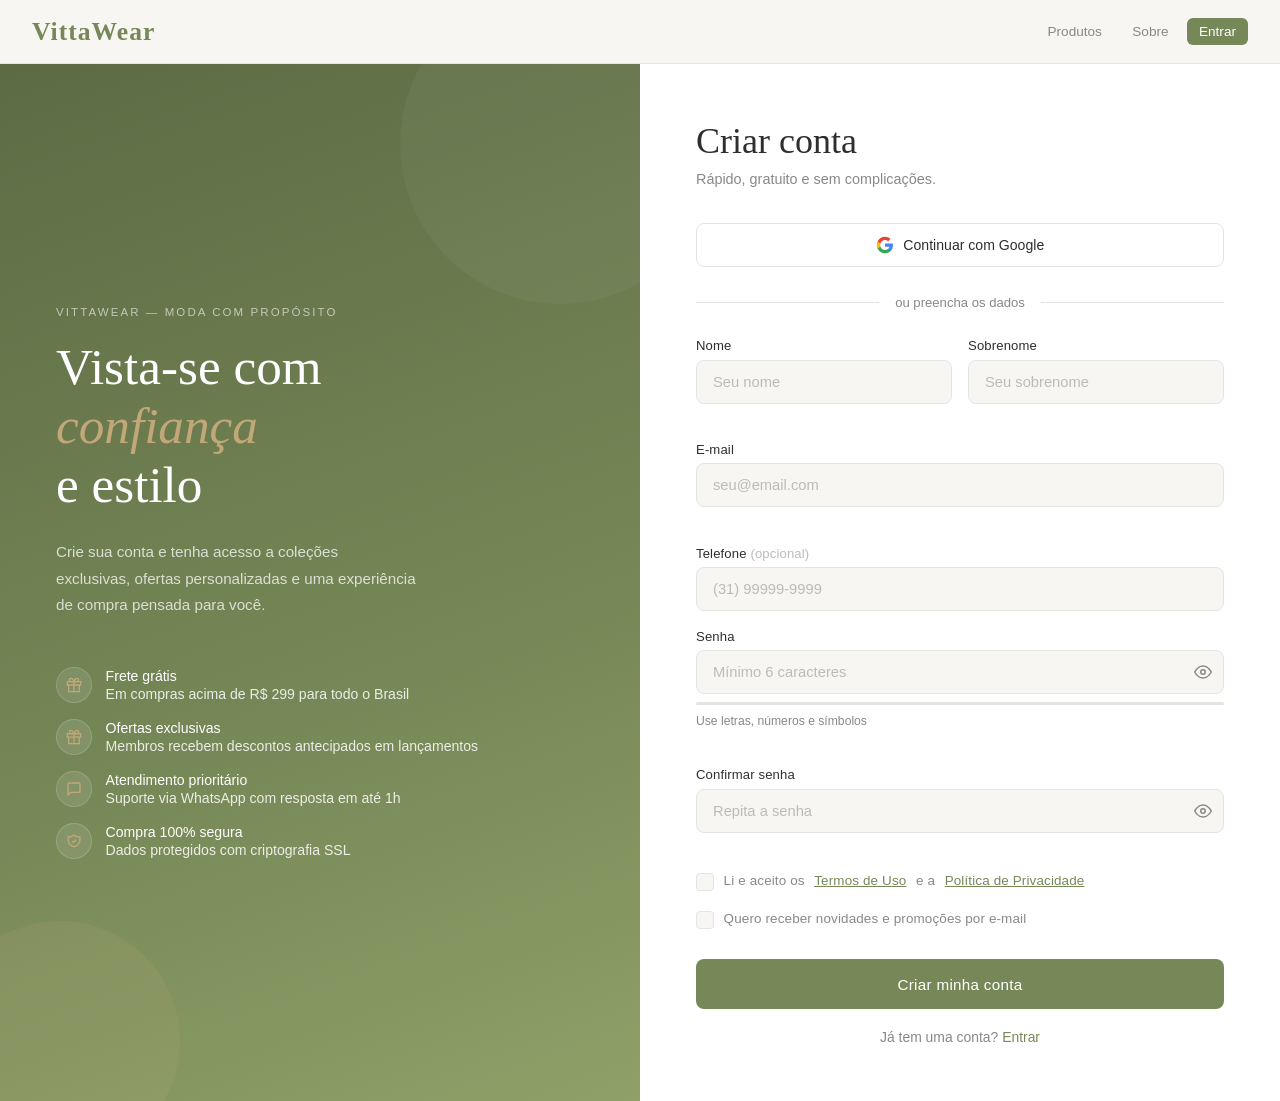
<file: Frontend/public/pages/cadastro-LX15PRO.html>
<!DOCTYPE html>
<html lang="pt-BR">

<head>
    <meta charset="UTF-8">
    <meta name="viewport" content="width=device-width, initial-scale=1.0">
    <title>Criar Conta — VittaWear</title>
    <link rel="preconnect" href="https://fonts.googleapis.com">
    <link rel="preconnect" href="https://fonts.gstatic.com" crossorigin>
    <link
        href="https://fonts.googleapis.com/css2?family=Montserrat:wght@400;500;600;700&family=Open+Sans:wght@400;500;600&display=swap"
        rel="stylesheet">
    <style>
        *,
        *::before,
        *::after {
            box-sizing: border-box;
            margin: 0;
            padding: 0;
        }

        :root {
            --green: #768857;
            --green-dark: #5d6b44;
            --green-light: #8fa068;
            --green-pale: #eef2e9;
            --gold: #C2A878;
            --gold-dark: #a89060;
            --gold-pale: #faf6ef;
            --text: #2e2e2e;
            --text-muted: #888;
            --border: #e4e4e0;
            --surface: #fff;
            --bg: #f7f6f2;
            --error: #c0392b;
            --success: #27ae60;
        }

        html {
            scroll-behavior: smooth;
        }

        body {
            font-family: 'DM Sans', sans-serif;
            background: var(--bg);
            color: var(--text);
            min-height: 100vh;
            display: flex;
            flex-direction: column;
        }

        /* ── Header ── */
        .header {
            position: sticky;
            top: 0;
            z-index: 100;
            background: rgba(247, 246, 242, 0.92);
            backdrop-filter: blur(12px);
            border-bottom: 1px solid var(--border);
            padding: 0 2rem;
            height: 64px;
            display: flex;
            align-items: center;
            justify-content: space-between;
        }

        .logo {
            font-family: 'Cormorant Garamond', serif;
            font-size: 1.6rem;
            font-weight: 600;
            color: var(--green);
            letter-spacing: 0.04em;
            text-decoration: none;
        }

        .header-nav {
            display: flex;
            gap: 0.4rem;
            align-items: center;
        }

        .header-nav a {
            font-size: 0.85rem;
            color: var(--text-muted);
            text-decoration: none;
            padding: 0.4rem 0.75rem;
            border-radius: 6px;
            transition: color 0.2s, background 0.2s;
        }

        .header-nav a:hover {
            color: var(--green);
            background: var(--green-pale);
        }

        .nav-cta {
            background: var(--green) !important;
            color: white !important;
            font-weight: 500;
        }

        .nav-cta:hover {
            background: var(--green-dark) !important;
        }

        /* ── Page Layout ── */
        .page {
            flex: 1;
            display: grid;
            grid-template-columns: 1fr 1fr;
            min-height: calc(100vh - 64px);
        }

        /* ── Left Panel ── */
        .panel-left {
            background: linear-gradient(160deg, var(--green-dark) 0%, var(--green) 60%, #8fa068 100%);
            padding: 4rem 3.5rem;
            display: flex;
            flex-direction: column;
            justify-content: center;
            position: relative;
            overflow: hidden;
        }

        .panel-left::before {
            content: '';
            position: absolute;
            top: -80px;
            right: -80px;
            width: 320px;
            height: 320px;
            border-radius: 50%;
            background: rgba(255, 255, 255, 0.04);
        }

        .panel-left::after {
            content: '';
            position: absolute;
            bottom: -60px;
            left: -60px;
            width: 240px;
            height: 240px;
            border-radius: 50%;
            background: rgba(194, 168, 120, 0.12);
        }

        .panel-brand {
            position: relative;
            z-index: 1;
        }

        .brand-eyebrow {
            font-family: 'DM Sans', sans-serif;
            font-size: 0.72rem;
            font-weight: 500;
            text-transform: uppercase;
            letter-spacing: 0.18em;
            color: rgba(255, 255, 255, 0.6);
            margin-bottom: 1.25rem;
        }

        .brand-headline {
            font-family: 'Cormorant Garamond', serif;
            font-size: 3.2rem;
            font-weight: 300;
            color: #fff;
            line-height: 1.15;
            margin-bottom: 1.5rem;
        }

        .brand-headline em {
            font-style: italic;
            color: var(--gold);
        }

        .brand-desc {
            font-size: 0.95rem;
            color: rgba(255, 255, 255, 0.75);
            line-height: 1.75;
            max-width: 360px;
            margin-bottom: 3rem;
        }

        .perks {
            display: flex;
            flex-direction: column;
            gap: 1rem;
        }

        .perk {
            display: flex;
            align-items: center;
            gap: 0.85rem;
        }

        .perk-icon {
            width: 36px;
            height: 36px;
            border-radius: 50%;
            background: rgba(255, 255, 255, 0.1);
            border: 1px solid rgba(255, 255, 255, 0.15);
            display: flex;
            align-items: center;
            justify-content: center;
            flex-shrink: 0;
        }

        .perk-icon svg {
            color: var(--gold);
        }

        .perk-text {
            font-size: 0.88rem;
            color: rgba(255, 255, 255, 0.85);
        }

        .perk-text strong {
            display: block;
            font-weight: 500;
            color: #fff;
            margin-bottom: 0.1rem;
        }

        /* ── Right Panel / Form ── */
        .panel-right {
            background: var(--surface);
            padding: 3.5rem 3.5rem;
            display: flex;
            flex-direction: column;
            justify-content: center;
            overflow-y: auto;
        }

        .form-header {
            margin-bottom: 2.25rem;
        }

        .form-header h1 {
            font-family: 'Cormorant Garamond', serif;
            font-size: 2.25rem;
            font-weight: 500;
            color: var(--text);
            line-height: 1.2;
            margin-bottom: 0.5rem;
        }

        .form-header p {
            font-size: 0.9rem;
            color: var(--text-muted);
        }

        /* Social login */
        .social-row {
            display: flex;
            gap: 0.75rem;
            margin-bottom: 1.75rem;
        }

        .btn-social {
            flex: 1;
            display: flex;
            align-items: center;
            justify-content: center;
            gap: 0.6rem;
            height: 44px;
            border: 1px solid var(--border);
            border-radius: 8px;
            font-size: 0.88rem;
            font-weight: 500;
            color: var(--text);
            background: var(--surface);
            cursor: pointer;
            transition: border-color 0.2s, background 0.2s, transform 0.15s;
            font-family: 'DM Sans', sans-serif;
        }

        .btn-social:hover {
            border-color: var(--green-light);
            background: var(--green-pale);
            transform: translateY(-1px);
        }

        /* Divider */
        .divider {
            display: flex;
            align-items: center;
            gap: 1rem;
            margin-bottom: 1.75rem;
            color: var(--text-muted);
            font-size: 0.82rem;
        }

        .divider::before,
        .divider::after {
            content: '';
            flex: 1;
            height: 1px;
            background: var(--border);
        }

        /* Form */
        .form-row {
            display: grid;
            grid-template-columns: 1fr 1fr;
            gap: 1rem;
        }

        .form-group {
            margin-bottom: 1.1rem;
        }

        label {
            display: block;
            font-size: 0.82rem;
            font-weight: 500;
            color: var(--text);
            margin-bottom: 0.4rem;
            letter-spacing: 0.01em;
        }

        .input-wrap {
            position: relative;
        }

        input[type="text"],
        input[type="email"],
        input[type="tel"],
        input[type="password"] {
            width: 100%;
            height: 44px;
            padding: 0 1rem;
            border: 1.5px solid var(--border);
            border-radius: 8px;
            font-size: 0.92rem;
            font-family: 'DM Sans', sans-serif;
            color: var(--text);
            background: var(--bg);
            transition: border-color 0.2s, box-shadow 0.2s, background 0.2s;
            outline: none;
        }

        input:focus {
            border-color: var(--green);
            box-shadow: 0 0 0 3px rgba(118, 136, 87, 0.12);
            background: #fff;
        }

        input.error {
            border-color: var(--error);
            box-shadow: 0 0 0 3px rgba(192, 57, 43, 0.1);
        }

        input.valid {
            border-color: var(--success);
        }

        input::placeholder {
            color: #bbb;
        }

        .input-icon {
            position: absolute;
            right: 12px;
            top: 50%;
            transform: translateY(-50%);
            display: flex;
            align-items: center;
            color: var(--text-muted);
        }

        .toggle-pw {
            position: absolute;
            right: 12px;
            top: 50%;
            transform: translateY(-50%);
            background: none;
            border: none;
            cursor: pointer;
            color: var(--text-muted);
            display: flex;
            padding: 0;
            transition: color 0.2s;
        }

        .toggle-pw:hover {
            color: var(--green);
        }

        .error-msg {
            font-size: 0.78rem;
            color: var(--error);
            margin-top: 0.3rem;
            min-height: 1rem;
            display: block;
        }

        /* Password strength */
        .strength-wrap {
            margin-top: 0.5rem;
        }

        .strength-track {
            height: 3px;
            background: var(--border);
            border-radius: 2px;
            overflow: hidden;
            margin-bottom: 0.35rem;
        }

        .strength-fill {
            height: 100%;
            width: 0;
            border-radius: 2px;
            transition: width 0.4s ease, background-color 0.3s;
        }

        .strength-fill.weak {
            width: 33%;
            background: var(--error);
        }

        .strength-fill.medium {
            width: 66%;
            background: var(--gold);
        }

        .strength-fill.strong {
            width: 100%;
            background: var(--success);
        }

        .strength-label {
            font-size: 0.76rem;
            color: var(--text-muted);
        }

        /* Checkboxes */
        .check-group {
            display: flex;
            flex-direction: column;
            gap: 0.7rem;
            margin-bottom: 1.5rem;
        }

        .check-label {
            display: flex;
            align-items: flex-start;
            gap: 0.6rem;
            cursor: pointer;
            font-size: 0.84rem;
            color: var(--text-muted);
            line-height: 1.5;
        }

        .check-label input[type="checkbox"] {
            display: none;
        }

        .checkmark {
            width: 18px;
            height: 18px;
            flex-shrink: 0;
            border: 1.5px solid var(--border);
            border-radius: 4px;
            background: var(--bg);
            display: flex;
            align-items: center;
            justify-content: center;
            margin-top: 2px;
            transition: all 0.2s;
        }

        .check-label input:checked+.checkmark {
            background: var(--green);
            border-color: var(--green);
        }

        .check-label input:checked+.checkmark svg {
            opacity: 1;
        }

        .checkmark svg {
            opacity: 0;
            transition: opacity 0.2s;
        }

        .check-label a {
            color: var(--green);
            text-decoration: underline;
        }

        /* Submit button */
        .btn-submit {
            width: 100%;
            height: 50px;
            background: var(--green);
            color: #fff;
            border: none;
            border-radius: 8px;
            font-size: 0.95rem;
            font-weight: 500;
            font-family: 'DM Sans', sans-serif;
            cursor: pointer;
            display: flex;
            align-items: center;
            justify-content: center;
            gap: 0.5rem;
            transition: background 0.2s, transform 0.15s, box-shadow 0.2s;
            margin-bottom: 1.25rem;
            letter-spacing: 0.02em;
        }

        .btn-submit:hover {
            background: var(--green-dark);
            transform: translateY(-1px);
            box-shadow: 0 4px 16px rgba(118, 136, 87, 0.3);
        }

        .btn-submit:active {
            transform: translateY(0);
        }

        .btn-submit.loading {
            pointer-events: none;
            opacity: 0.8;
        }

        .spinner {
            width: 18px;
            height: 18px;
            border: 2px solid rgba(255, 255, 255, 0.35);
            border-top-color: #fff;
            border-radius: 50%;
            animation: spin 0.7s linear infinite;
            display: none;
        }

        .btn-submit.loading .spinner {
            display: block;
        }

        .btn-submit.loading .btn-text {
            display: none;
        }

        @keyframes spin {
            to {
                transform: rotate(360deg);
            }
        }

        .login-link {
            text-align: center;
            font-size: 0.87rem;
            color: var(--text-muted);
        }

        .login-link a {
            color: var(--green);
            font-weight: 500;
            text-decoration: none;
        }

        .login-link a:hover {
            text-decoration: underline;
        }

        /* Notification toast */
        .toast {
            position: fixed;
            bottom: 2rem;
            right: 2rem;
            background: var(--text);
            color: #fff;
            padding: 0.9rem 1.4rem;
            border-radius: 10px;
            font-size: 0.9rem;
            display: flex;
            align-items: center;
            gap: 0.6rem;
            z-index: 1000;
            transform: translateY(100px);
            opacity: 0;
            transition: all 0.35s cubic-bezier(0.34, 1.56, 0.64, 1);
            max-width: 320px;
        }

        .toast.show {
            transform: translateY(0);
            opacity: 1;
        }

        .toast.success {
            background: var(--success);
        }

        .toast.error {
            background: var(--error);
        }

        /* Responsive */
        @media (max-width: 900px) {
            .page {
                grid-template-columns: 1fr;
            }

            .panel-left {
                display: none;
            }

            .panel-right {
                padding: 2.5rem 1.75rem;
            }
        }

        @media (max-width: 480px) {
            .form-row {
                grid-template-columns: 1fr;
            }

            .panel-right {
                padding: 2rem 1.25rem;
            }

            .social-row {
                flex-direction: column;
            }
        }
    </style>
</head>

<body>

    <!-- Header -->
    <header class="header">
        <a href="../index.html" class="logo">VittaWear</a>
        <nav class="header-nav">
            <a href="produtos.html">Produtos</a>
            <a href="sobre.html">Sobre</a>
            <a href="login.html" class="nav-cta">Entrar</a>
        </nav>
    </header>

    <!-- Page -->
    <div class="page">

        <!-- Left: Brand panel -->
        <div class="panel-left">
            <div class="panel-brand">
                <p class="brand-eyebrow">VittaWear — Moda com propósito</p>
                <h2 class="brand-headline">Vista-se com<br><em>confiança</em><br>e estilo</h2>
                <p class="brand-desc">Crie sua conta e tenha acesso a coleções exclusivas, ofertas personalizadas e uma
                    experiência de compra pensada para você.</p>

                <div class="perks">
                    <div class="perk">
                        <div class="perk-icon">
                            <svg width="16" height="16" fill="none" stroke="currentColor" stroke-width="2"
                                viewBox="0 0 24 24">
                                <path d="M20 12V22H4V12" />
                                <path d="M22 7H2v5h20V7z" />
                                <path d="M12 22V7" />
                                <path d="M12 7H7.5a2.5 2.5 0 010-5C11 2 12 7 12 7z" />
                                <path d="M12 7h4.5a2.5 2.5 0 000-5C13 2 12 7 12 7z" />
                            </svg>
                        </div>
                        <div class="perk-text">
                            <strong>Frete grátis</strong>
                            Em compras acima de R$ 299 para todo o Brasil
                        </div>
                    </div>
                    <div class="perk">
                        <div class="perk-icon">
                            <svg width="16" height="16" fill="none" stroke="currentColor" stroke-width="2"
                                viewBox="0 0 24 24">
                                <polyline points="20 12 20 22 4 22 4 12" />
                                <rect x="2" y="7" width="20" height="5" />
                                <line x1="12" y1="22" x2="12" y2="7" />
                                <path d="M12 7H7.5A2.5 2.5 0 015 4.5C5 3.1 6.1 2 7.5 2c2.5 0 4.5 5 4.5 5z" />
                                <path d="M12 7h4.5A2.5 2.5 0 0019 4.5C19 3.1 17.9 2 16.5 2 14 2 12 7 12 7z" />
                            </svg>
                        </div>
                        <div class="perk-text">
                            <strong>Ofertas exclusivas</strong>
                            Membros recebem descontos antecipados em lançamentos
                        </div>
                    </div>
                    <div class="perk">
                        <div class="perk-icon">
                            <svg width="16" height="16" fill="none" stroke="currentColor" stroke-width="2"
                                viewBox="0 0 24 24">
                                <path d="M21 15a2 2 0 01-2 2H7l-4 4V5a2 2 0 012-2h14a2 2 0 012 2z" />
                            </svg>
                        </div>
                        <div class="perk-text">
                            <strong>Atendimento prioritário</strong>
                            Suporte via WhatsApp com resposta em até 1h
                        </div>
                    </div>
                    <div class="perk">
                        <div class="perk-icon">
                            <svg width="16" height="16" fill="none" stroke="currentColor" stroke-width="2"
                                viewBox="0 0 24 24">
                                <path
                                    d="M9 12l2 2 4-4m5.618-4.016A11.955 11.955 0 0112 2.944a11.955 11.955 0 01-8.618 3.04A12.02 12.02 0 003 9c0 5.591 3.824 10.29 9 11.622 5.176-1.332 9-6.03 9-11.622 0-1.042-.133-2.052-.382-3.016z" />
                            </svg>
                        </div>
                        <div class="perk-text">
                            <strong>Compra 100% segura</strong>
                            Dados protegidos com criptografia SSL
                        </div>
                    </div>
                </div>
            </div>
        </div>

        <!-- Right: Form panel -->
        <div class="panel-right">
            <div class="form-header">
                <h1>Criar conta</h1>
                <p>Rápido, gratuito e sem complicações.</p>
            </div>

            <!-- Social -->
            <div class="social-row">
                <button class="btn-social" type="button">
                    <svg width="18" height="18" viewBox="0 0 24 24">
                        <path fill="#4285F4"
                            d="M22.56 12.25c0-.78-.07-1.53-.2-2.25H12v4.26h5.92c-.26 1.37-1.04 2.53-2.21 3.31v2.77h3.57c2.08-1.92 3.28-4.74 3.28-8.09z" />
                        <path fill="#34A853"
                            d="M12 23c2.97 0 5.46-.98 7.28-2.66l-3.57-2.77c-.98.66-2.23 1.06-3.71 1.06-2.86 0-5.29-1.93-6.16-4.53H2.18v2.84C3.99 20.53 7.7 23 12 23z" />
                        <path fill="#FBBC05"
                            d="M5.84 14.09c-.22-.66-.35-1.36-.35-2.09s.13-1.43.35-2.09V7.07H2.18C1.43 8.55 1 10.22 1 12s.43 3.45 1.18 4.93l2.85-2.22.81-.62z" />
                        <path fill="#EA4335"
                            d="M12 5.38c1.62 0 3.06.56 4.21 1.64l3.15-3.15C17.45 2.09 14.97 1 12 1 7.7 1 3.99 3.47 2.18 7.07l3.66 2.84c.87-2.6 3.3-4.53 6.16-4.53z" />
                    </svg>
                    Continuar com Google
                </button>
            </div>

            <div class="divider">ou preencha os dados</div>

            <!-- Form -->
            <form id="registerForm" novalidate>

                <div class="form-row">
                    <div class="form-group">
                        <label for="firstName">Nome</label>
                        <input type="text" id="firstName" placeholder="Seu nome" autocomplete="given-name">
                        <span class="error-msg" id="firstNameError"></span>
                    </div>
                    <div class="form-group">
                        <label for="lastName">Sobrenome</label>
                        <input type="text" id="lastName" placeholder="Seu sobrenome" autocomplete="family-name">
                        <span class="error-msg" id="lastNameError"></span>
                    </div>
                </div>

                <div class="form-group">
                    <label for="email">E-mail</label>
                    <div class="input-wrap">
                        <input type="email" id="email" placeholder="seu@email.com" autocomplete="email">
                        <span class="input-icon" id="emailIcon"></span>
                    </div>
                    <span class="error-msg" id="emailError"></span>
                </div>

                <div class="form-group">
                    <label for="phone">Telefone <span style="color:#bbb;font-weight:400">(opcional)</span></label>
                    <input type="tel" id="phone" placeholder="(31) 99999-9999" autocomplete="tel">
                </div>

                <div class="form-group">
                    <label for="password">Senha</label>
                    <div class="input-wrap">
                        <input type="password" id="password" placeholder="Mínimo 6 caracteres"
                            autocomplete="new-password">
                        <button type="button" class="toggle-pw" id="togglePw" aria-label="Mostrar senha">
                            <svg id="eyeOpen" width="18" height="18" fill="none" stroke="currentColor" stroke-width="2"
                                viewBox="0 0 24 24">
                                <path d="M1 12s4-8 11-8 11 8 11 8-4 8-11 8-11-8-11-8z" />
                                <circle cx="12" cy="12" r="3" />
                            </svg>
                            <svg id="eyeClosed" width="18" height="18" fill="none" stroke="currentColor"
                                stroke-width="2" viewBox="0 0 24 24" style="display:none">
                                <path
                                    d="M17.94 17.94A10.07 10.07 0 0112 20c-7 0-11-8-11-8a18.45 18.45 0 015.06-5.94M9.9 4.24A9.12 9.12 0 0112 4c7 0 11 8 11 8a18.5 18.5 0 01-2.16 3.19m-6.72-1.07a3 3 0 11-4.24-4.24" />
                                <line x1="1" y1="1" x2="23" y2="23" />
                            </svg>
                        </button>
                    </div>
                    <div class="strength-wrap">
                        <div class="strength-track">
                            <div class="strength-fill" id="strengthFill"></div>
                        </div>
                        <span class="strength-label" id="strengthLabel">Use letras, números e símbolos</span>
                    </div>
                    <span class="error-msg" id="passwordError"></span>
                </div>

                <div class="form-group">
                    <label for="confirmPassword">Confirmar senha</label>
                    <div class="input-wrap">
                        <input type="password" id="confirmPassword" placeholder="Repita a senha"
                            autocomplete="new-password">
                        <button type="button" class="toggle-pw" id="togglePw2" aria-label="Mostrar senha">
                            <svg class="eyeOpen2" width="18" height="18" fill="none" stroke="currentColor"
                                stroke-width="2" viewBox="0 0 24 24">
                                <path d="M1 12s4-8 11-8 11 8 11 8-4 8-11 8-11-8-11-8z" />
                                <circle cx="12" cy="12" r="3" />
                            </svg>
                            <svg class="eyeClosed2" width="18" height="18" fill="none" stroke="currentColor"
                                stroke-width="2" viewBox="0 0 24 24" style="display:none">
                                <path
                                    d="M17.94 17.94A10.07 10.07 0 0112 20c-7 0-11-8-11-8a18.45 18.45 0 015.06-5.94M9.9 4.24A9.12 9.12 0 0112 4c7 0 11 8 11 8a18.5 18.5 0 01-2.16 3.19m-6.72-1.07a3 3 0 11-4.24-4.24" />
                                <line x1="1" y1="1" x2="23" y2="23" />
                            </svg>
                        </button>
                    </div>
                    <span class="error-msg" id="confirmError"></span>
                </div>

                <div class="check-group">
                    <label class="check-label">
                        <input type="checkbox" id="terms">
                        <span class="checkmark">
                            <svg width="10" height="8" fill="none" stroke="#fff" stroke-width="2.5" viewBox="0 0 10 8">
                                <polyline points="1,4 3.5,6.5 9,1" />
                            </svg>
                        </span>
                        Li e aceito os <a href="#">Termos de Uso</a> e a <a href="#">Política de Privacidade</a>
                    </label>
                    <label class="check-label">
                        <input type="checkbox" id="newsletter">
                        <span class="checkmark">
                            <svg width="10" height="8" fill="none" stroke="#fff" stroke-width="2.5" viewBox="0 0 10 8">
                                <polyline points="1,4 3.5,6.5 9,1" />
                            </svg>
                        </span>
                        Quero receber novidades e promoções por e-mail
                    </label>
                </div>

                <button type="submit" class="btn-submit" id="submitBtn">
                    <div class="spinner"></div>
                    <span class="btn-text">Criar minha conta</span>
                </button>

                <p class="login-link">Já tem uma conta? <a href="login.html">Entrar</a></p>
            </form>
        </div>
    </div>

    <!-- Toast -->
    <div class="toast" id="toast">
        <svg width="16" height="16" fill="none" stroke="currentColor" stroke-width="2.5" viewBox="0 0 24 24"
            id="toastIcon">
            <polyline points="20,6 9,17 4,12" />
        </svg>
        <span id="toastMsg"></span>
    </div>

    <!-- auth.js deve vir antes deste script -->
    <script src="../js/auth.js"></script>

    <script>
        (function () {

            // Se já estiver logado, manda pra home
            document.addEventListener('DOMContentLoaded', redirecionarSeLogado);

            // Toggle password
            function setupToggle(btnId, inputId, openSel, closedSel) {
                const btn = document.getElementById(btnId);
                const inp = document.getElementById(inputId);
                btn.addEventListener('click', () => {
                    const show = inp.type === 'password';
                    inp.type = show ? 'text' : 'password';
                    btn.querySelector(openSel).style.display = show ? 'none' : '';
                    btn.querySelector(closedSel).style.display = show ? '' : 'none';
                });
            }
            setupToggle('togglePw', 'password', '#eyeOpen', '#eyeClosed');

            const btn2 = document.getElementById('togglePw2');
            const inp2 = document.getElementById('confirmPassword');
            btn2.addEventListener('click', () => {
                const show = inp2.type === 'password';
                inp2.type = show ? 'text' : 'password';
                btn2.querySelector('.eyeOpen2').style.display = show ? 'none' : '';
                btn2.querySelector('.eyeClosed2').style.display = show ? '' : 'none';
            });

            // Phone mask
            document.getElementById('phone').addEventListener('input', function (e) {
                let v = e.target.value.replace(/\D/g, '').slice(0, 11);
                if (v.length > 0) v = '(' + v;
                if (v.length > 3) v = v.slice(0, 3) + ') ' + v.slice(3);
                if (v.length > 10) v = v.slice(0, 10) + '-' + v.slice(10);
                e.target.value = v;
            });

            // Password strength
            const pwInput = document.getElementById('password');
            const fill = document.getElementById('strengthFill');
            const label = document.getElementById('strengthLabel');

            pwInput.addEventListener('input', function () {
                const v = this.value;
                if (!v) {
                    fill.className = 'strength-fill';
                    fill.style.width = '0';
                    label.textContent = 'Use letras, números e símbolos';
                    label.style.color = '';
                    return;
                }
                let score = 0;
                if (v.length >= 6) score++;
                if (v.length >= 10) score++;
                if (/[a-z]/.test(v) && /[A-Z]/.test(v)) score++;
                if (/[0-9]/.test(v)) score++;
                if (/[^a-zA-Z0-9]/.test(v)) score++;

                if (score < 2) {
                    fill.className = 'strength-fill weak';
                    label.textContent = 'Senha fraca';
                    label.style.color = 'var(--error)';
                } else if (score < 4) {
                    fill.className = 'strength-fill medium';
                    label.textContent = 'Senha média';
                    label.style.color = 'var(--gold-dark)';
                } else {
                    fill.className = 'strength-fill strong';
                    label.textContent = 'Senha forte';
                    label.style.color = 'var(--success)';
                }
            });

            // Email live validation
            const emailInp = document.getElementById('email');
            const emailIcon = document.getElementById('emailIcon');
            emailInp.addEventListener('blur', function () {
                if (this.value && /^[^\s@]+@[^\s@]+\.[^\s@]+$/.test(this.value)) {
                    this.classList.add('valid');
                    emailIcon.innerHTML = '<svg width="16" height="16" fill="none" stroke="#27ae60" stroke-width="2.5" viewBox="0 0 24 24"><polyline points="20,6 9,17 4,12"/></svg>';
                } else if (this.value) {
                    this.classList.add('error');
                    emailIcon.innerHTML = '';
                }
            });
            emailInp.addEventListener('focus', function () {
                this.classList.remove('error', 'valid');
                emailIcon.innerHTML = '';
            });

            // Toast
            function showToast(msg, type = 'success') {
                const t = document.getElementById('toast');
                const icon = document.getElementById('toastIcon');
                document.getElementById('toastMsg').textContent = msg;
                t.className = 'toast ' + type;
                icon.innerHTML = type === 'error'
                    ? '<line x1="18" y1="6" x2="6" y2="18"/><line x1="6" y1="6" x2="18" y2="18"/>'
                    : '<polyline points="20,6 9,17 4,12"/>';
                t.classList.add('show');
                setTimeout(() => t.classList.remove('show'), 3500);
            }

            // Validate field helper
            function setError(inputId, msgId, msg) {
                const inp = document.getElementById(inputId);
                const err = document.getElementById(msgId);
                if (msg) {
                    inp.classList.add('error');
                    err.textContent = msg;
                    return false;
                } else {
                    inp.classList.remove('error');
                    err.textContent = '';
                    return true;
                }
            }

            // Form submit — chama a API real
            document.getElementById('registerForm').addEventListener('submit', async function (e) {
                e.preventDefault();

                const firstName = document.getElementById('firstName').value.trim();
                const lastName = document.getElementById('lastName').value.trim();
                const email = document.getElementById('email').value.trim();
                const phone = document.getElementById('phone').value.trim();
                const password = document.getElementById('password').value;
                const confirm = document.getElementById('confirmPassword').value;
                const terms = document.getElementById('terms').checked;
                const newsCheck = document.getElementById('newsletter').checked;

                // Validação frontend
                let ok = true;
                ok = setError('firstName', 'firstNameError', firstName.length < 2 ? 'Nome deve ter pelo menos 2 caracteres' : '') && ok;
                ok = setError('lastName', 'lastNameError', lastName.length < 2 ? 'Sobrenome deve ter pelo menos 2 caracteres' : '') && ok;
                ok = setError('email', 'emailError', !/^[^\s@]+@[^\s@]+\.[^\s@]+$/.test(email) ? 'Informe um e-mail válido' : '') && ok;
                ok = setError('password', 'passwordError', password.length < 6 ? 'A senha deve ter no mínimo 6 caracteres' : '') && ok;
                ok = setError('confirmPassword', 'confirmError', password !== confirm ? 'As senhas não coincidem' : '') && ok;

                if (!terms) {
                    showToast('Aceite os Termos de Uso para continuar', 'error');
                    ok = false;
                }
                if (!ok) return;

                // Loading no botão
                const btn = document.getElementById('submitBtn');
                btn.classList.add('loading');

                // Chama a API
                const resultado = await cadastrarUsuario({
                    nome: `${firstName} ${lastName}`,
                    email: email,
                    senha: password,
                    telefone: phone,
                });

                btn.classList.remove('loading');

                if (resultado.sucesso) {
                    // Se marcou newsletter, cadastra também
                    if (newsCheck) {
                        fetch('http://localhost:5000/api/newsletter', {
                            method: 'POST',
                            headers: { 'Content-Type': 'application/json' },
                            body: JSON.stringify({ email }),
                        }).catch(() => { }); // silencia erro de newsletter
                    }

                    showToast('Conta criada com sucesso! Bem-vindo(a) à VittaWear 🎉', 'success');
                    setTimeout(() => { window.location.href = 'index.html'; }, 2000);
                } else {
                    // Mostra o erro vindo da API (ex: "E-mail já cadastrado")
                    showToast(resultado.mensagem, 'error');

                    // Destaca o campo de e-mail se for erro de duplicidade
                    if (resultado.mensagem.toLowerCase().includes('e-mail')) {
                        setError('email', 'emailError', resultado.mensagem);
                    }
                }
            });

            // Limpa erros ao digitar
            ['firstName', 'lastName', 'email', 'password', 'confirmPassword'].forEach(id => {
                document.getElementById(id)?.addEventListener('input', () => {
                    document.getElementById(id).classList.remove('error');
                    const errId = id === 'confirmPassword' ? 'confirmError' : id + 'Error';
                    const err = document.getElementById(errId);
                    if (err) err.textContent = '';
                });
            });

        })();
    </script>
</body>

</html>
</file>
